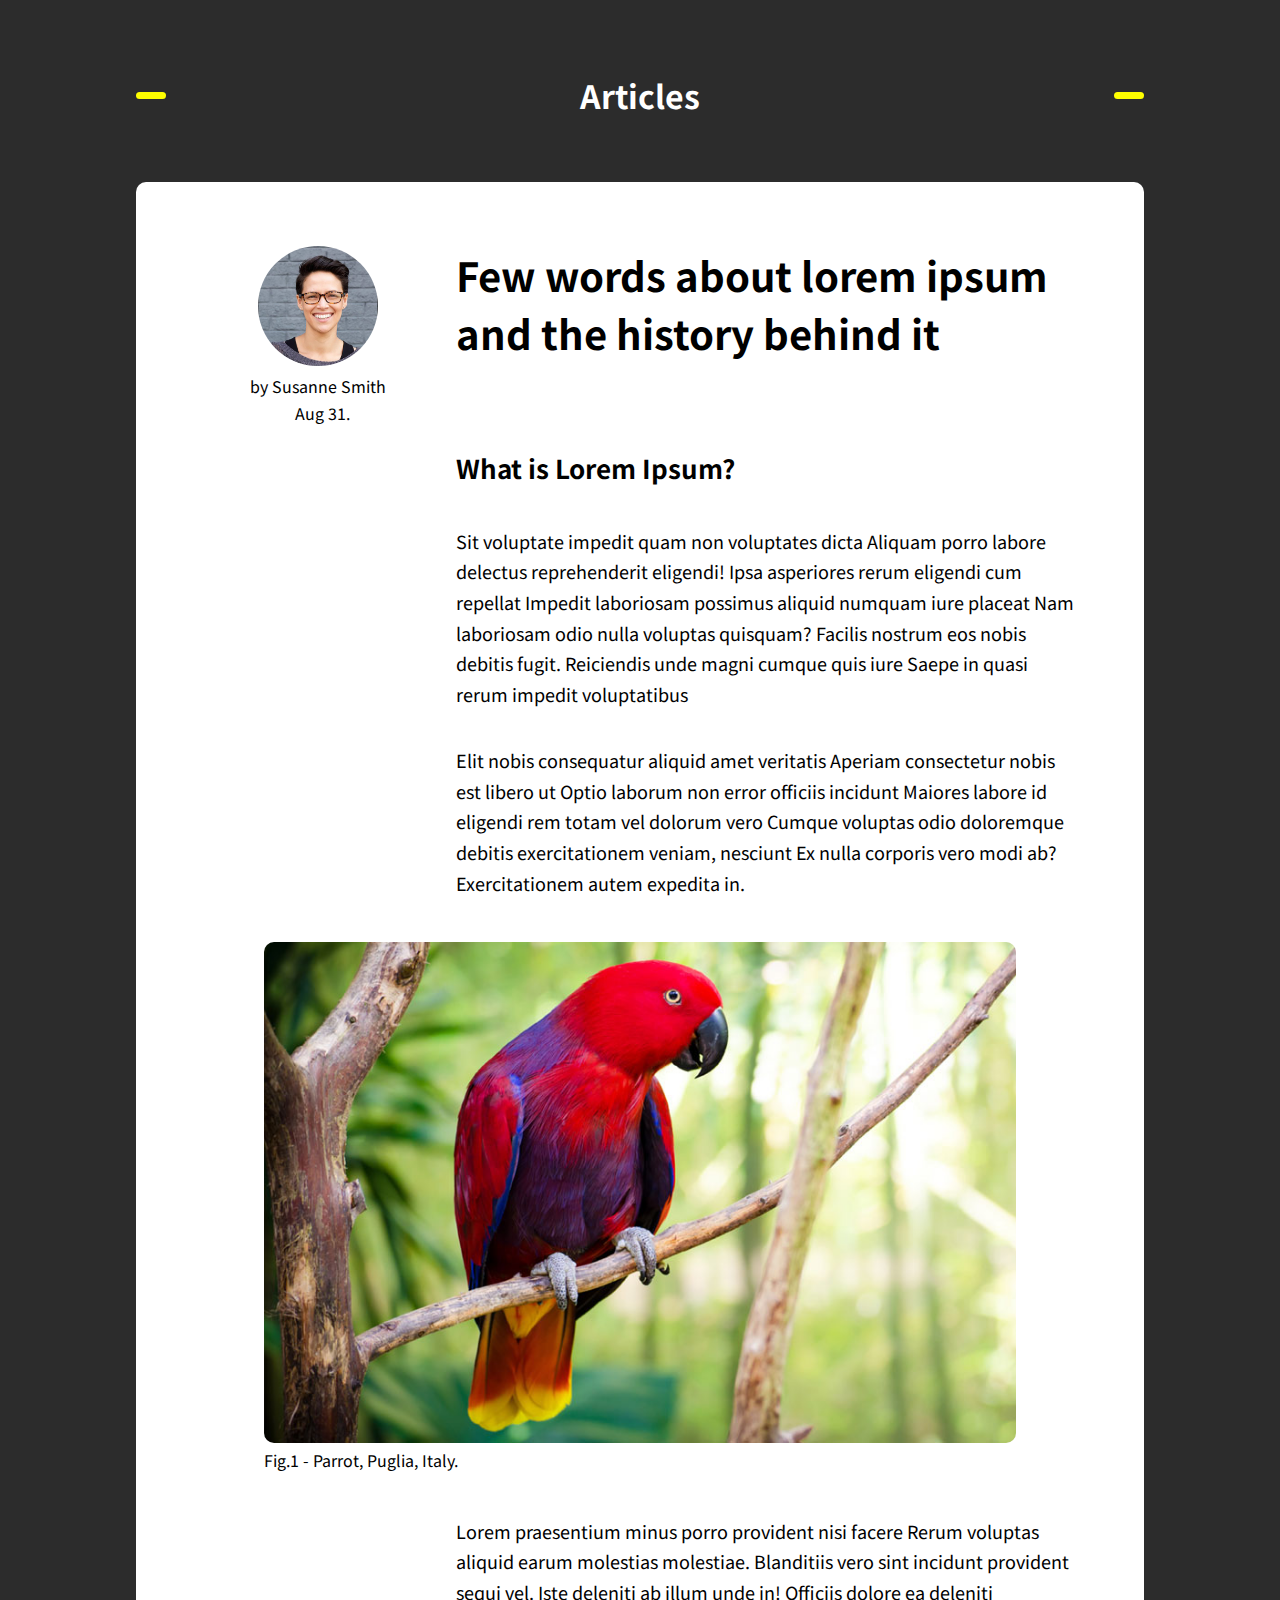
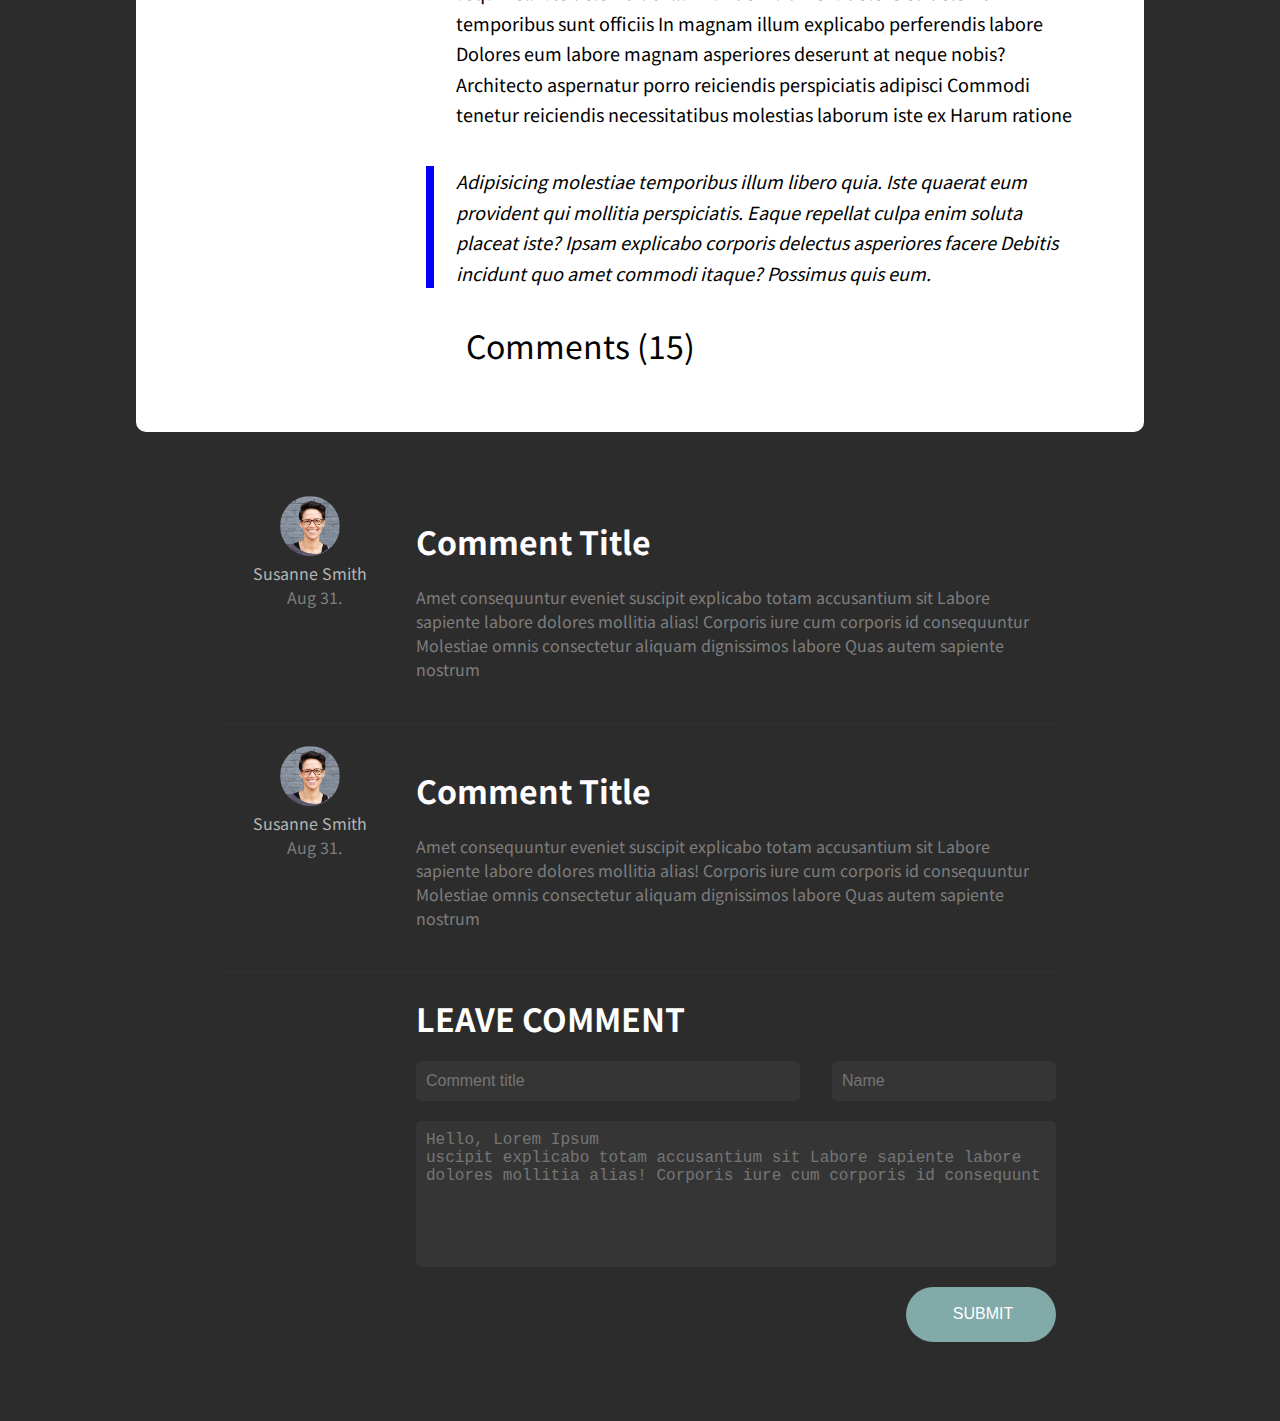
<file: blog-article/index.html>
<!DOCTYPE html>
<html lang="en">
  <head>
    <meta charset="UTF-8" />
    <meta name="viewport" content="width=device-width, initial-scale=1.0" />
    <meta http-equiv="X-UA-Compatible" content="ie=edge" />
    <meta
      name="description"
      content="Blog entries about journeys from around the world"
    />
    <meta name="author" content="John Doe" />
    <meta name="keywords" content="blog journeys things" />
    <meta name="robots" content="index" />
    <link rel="canonical" href="https://example.com/blog" />
    <link rel="stylesheet" href="./style.css" />
    <link
      href="https://fonts.googleapis.com/css?family=Noto+Sans+JP:400,700"
      rel="stylesheet"
    />
    <link
      rel="stylesheet"
      href="https://use.fontawesome.com/releases/v5.3.1/css/all.css"
      integrity="sha384-mzrmE5qonljUremFsqc01SB46JvROS7bZs3IO2EmfFsd15uHvIt+Y8vEf7N7fWAU"
      crossorigin="anonymous"
    />
    <title>My blog</title>
  </head>
  <body>
    <div class="page-header">
      <div class="dash"></div>
      <h1 class="page-title">Articles</h1>
      <div class="dash"></div>
    </div>

    <article class="main">
      <h1 class="main-title">
        Few words about lorem ipsum and the history behind it
      </h1>
      <div class="author">
        <img class="profile" src="./img/profile.jpg" alt="" />
        <div class="author-name">by Susanne Smith</div>
        <div class="date">
          <i class="far fa-calendar-alt"></i>
          <time datetime="2008-02-14 20:00">Aug 31.</time>
        </div>
      </div>
      <h2 class="subheading">What is Lorem Ipsum?</h2>
      <p>
        Sit voluptate impedit quam non voluptates dicta Aliquam porro labore
        delectus reprehenderit eligendi! Ipsa asperiores rerum eligendi cum
        repellat Impedit laboriosam possimus aliquid numquam iure placeat Nam
        laboriosam odio nulla voluptas quisquam? Facilis nostrum eos nobis
        debitis fugit. Reiciendis unde magni cumque quis iure Saepe in quasi
        rerum impedit voluptatibus
      </p>
      <p>
        Elit nobis consequatur aliquid amet veritatis Aperiam consectetur nobis
        est libero ut Optio laborum non error officiis incidunt Maiores labore
        id eligendi rem totam vel dolorum vero Cumque voluptas odio doloremque
        debitis exercitationem veniam, nesciunt Ex nulla corporis vero modi ab?
        Exercitationem autem expedita in.
      </p>
      <figure class="body-image">
        <img src="./img/electus-parrot.jpg" alt="Parrot" />
        <figcaption>Fig.1 - Parrot, Puglia, Italy.</figcaption>
      </figure>
      <p>
        Lorem praesentium minus porro provident nisi facere Rerum voluptas
        aliquid earum molestias molestiae. Blanditiis vero sint incidunt
        provident sequi vel. Iste deleniti ab illum unde in! Officiis dolore ea
        deleniti temporibus sunt officiis In magnam illum explicabo perferendis
        labore Dolores eum labore magnam asperiores deserunt at neque nobis?
        Architecto aspernatur porro reiciendis perspiciatis adipisci Commodi
        tenetur reiciendis necessitatibus molestias laborum iste ex Harum
        ratione
      </p>
      <p class="quote">
        Adipisicing molestiae temporibus illum libero quia. Iste quaerat eum
        provident qui mollitia perspiciatis. Eaque repellat culpa enim soluta
        placeat iste? Ipsam explicabo corporis delectus asperiores facere
        Debitis incidunt quo amet commodi itaque? Possimus quis eum.
      </p>

      <div class="comments-count">
        <i class="far fa-comment"></i>Comments <span>(15)</span>
      </div>
    </article>

    <section class="comment-section">
      <h2 class="offscreen">Comments</h2>
      <article class="comments">
        <div class="comment comment-row">
          <div class="author">
            <img class="profile" src="./img/profile.jpg" alt="" />
            <div class="author-name">Susanne Smith</div>
            <div class="date"><i class="far fa-calendar-alt"></i>Aug 31.</div>
          </div>
          <div class="comment-text">
            <h1 class="title">Comment Title</h1>
            <p>
              Amet consequuntur eveniet suscipit explicabo totam accusantium sit
              Labore sapiente labore dolores mollitia alias! Corporis iure cum
              corporis id consequuntur Molestiae omnis consectetur aliquam
              dignissimos labore Quas autem sapiente nostrum
            </p>
          </div>
        </div>

        <div class="comment">
          <div class="author">
            <img class="profile" src="./img/profile.jpg" alt="" />
            <div class="author-name">Susanne Smith</div>
            <div class="date"><i class="far fa-calendar-alt"></i>Aug 31.</div>
          </div>
          <div class="comment-text">
            <h1 class="title">Comment Title</h1>
            <p>
              Amet consequuntur eveniet suscipit explicabo totam accusantium sit
              Labore sapiente labore dolores mollitia alias! Corporis iure cum
              corporis id consequuntur Molestiae omnis consectetur aliquam
              dignissimos labore Quas autem sapiente nostrum
            </p>
          </div>
        </div>

        <form action="postform.php" method="post" class="comment-add">
          <div class="form-container">
            <h1 class="title">Leave Comment</h1>
            <input type="text" name="title" placeholder="Comment title" />
            <input type="text" name="name" placeholder="Name" />
            <textarea
              rows="7"
              cols="50"
              placeholder="Hello, Lorem Ipsum&#10;uscipit explicabo totam accusantium sit Labore sapiente labore dolores mollitia alias! Corporis iure cum corporis id consequunt"
            ></textarea>
            <input type="submit" />
          </div>
        </form>
      </article>
    </section>
  </body>
</html>
</file>
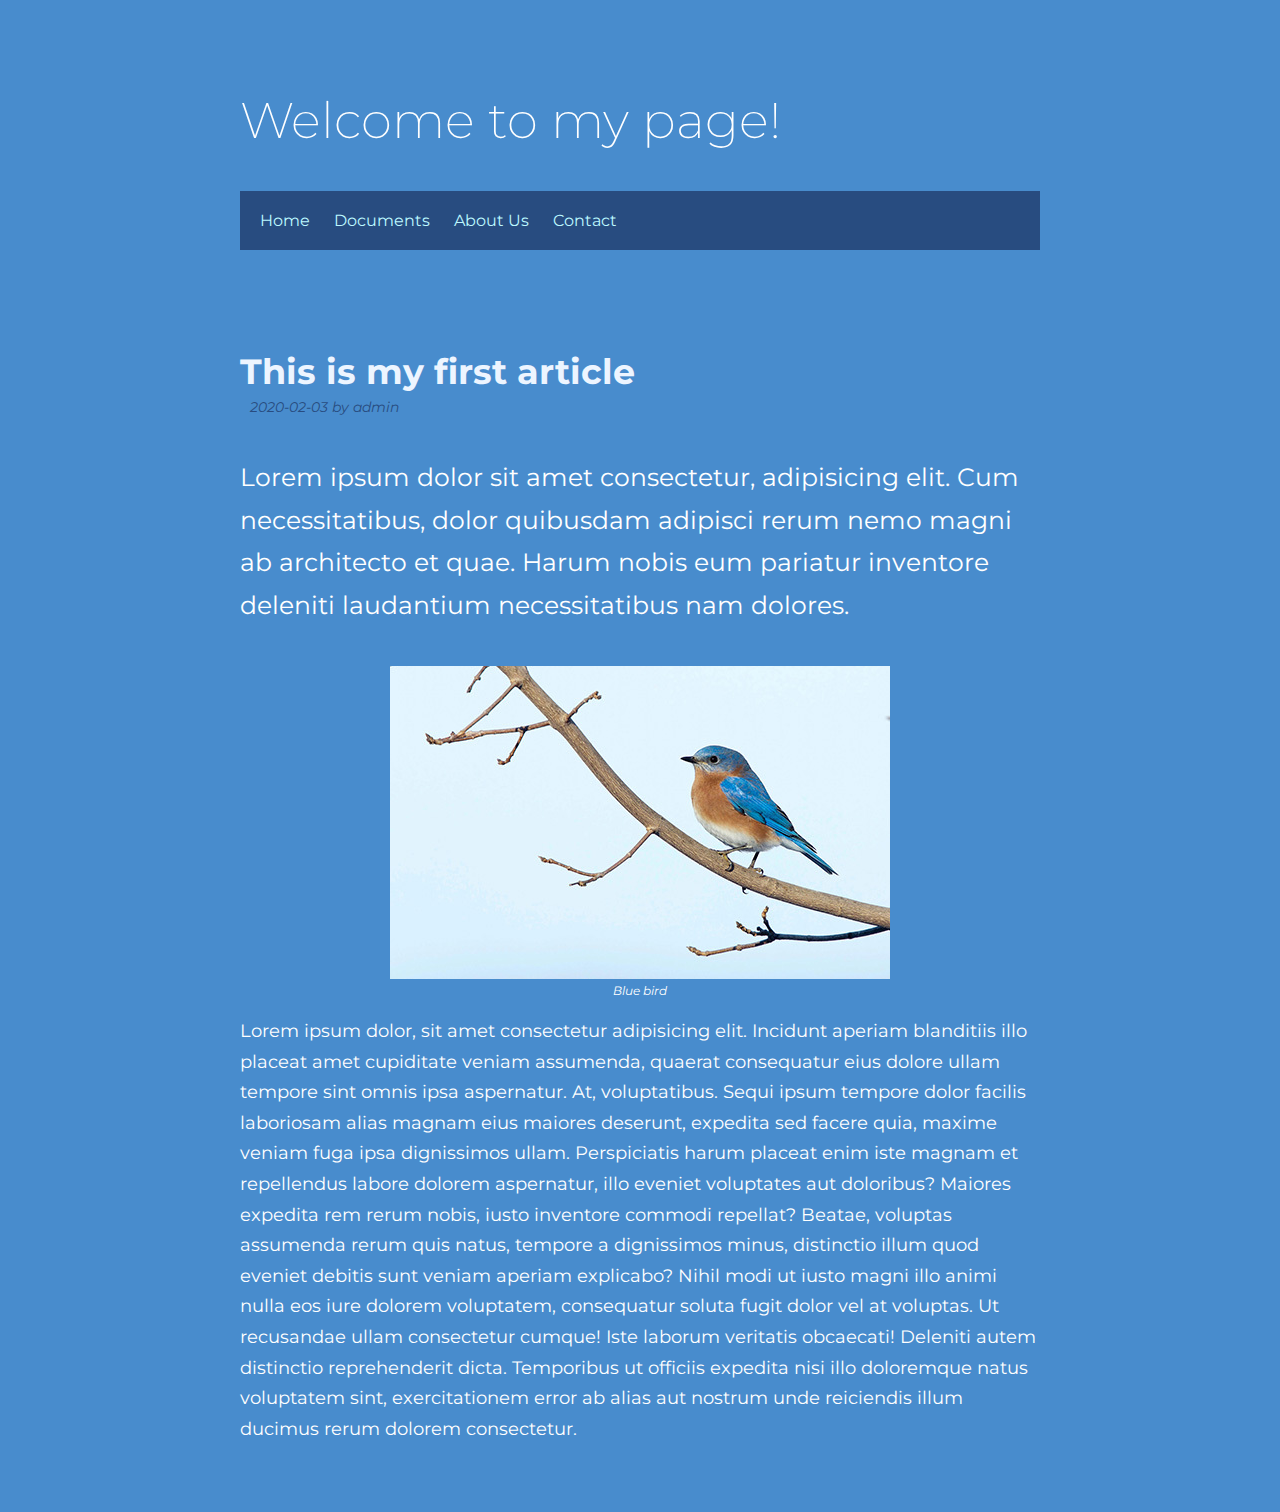
<file: elso_weboldal/index.html>
<!DOCTYPE html>
<html lang="en">

<head>
    <meta charset="UTF-8">
    <meta http-equiv="X-UA-Compatible" content="IE=edge">
    <meta name="viewport" content="width=device-width, initial-scale=1.0">
    <title>Első weboldal</title>
    <link rel="preconnect" href="https://fonts.gstatic.com">
    <link href="https://fonts.googleapis.com/css2?family=Montserrat:ital,wght@0,200;0,400;0,700;1,400&display=swap"
        rel="stylesheet">
    <link rel="stylesheet" href="./style.css">
</head>

<body>
    <header>
        <div class="page-title">Welcome to my page!</div>
        <nav>
            <ul class="main-menu">
                <li class="main-menu-item">
                    <!--a href attribútum mondja meg, hogy a link hova vigyen-->
                    <a href="#">Home</a>
                </li>
                <li class="main-menu-item">
                    <a href="#">Documents</a>
                </li>
                <li class="main-menu-item">
                    <a href="#">About Us</a>
                </li>
                <li class="main-menu-item">
                    <a href="#">Contact</a>
                </li>
            </ul>
        </nav>
    </header>
    <main class="main-content">
        <h1>This is my first article</h1>
        <div class="created-date">
            <time datetime="2020-02-03">2020-02-03</time> by admin
        </div>
        <p class="content-lead">
            <!-- lorem30 -->
            Lorem ipsum dolor sit amet consectetur, adipisicing elit. Cum necessitatibus, dolor quibusdam adipisci rerum
            nemo magni ab architecto et quae. Harum nobis eum pariatur inventore deleniti laudantium necessitatibus nam
            dolores.
        </p>
        <figure class="image-container">
            <a href="./blue_bird.jpg">
                <img src="./blue_bird_sm.jpg" alt="Image of a blue bird">
            </a>
            <figcaption>Blue bird</figcaption>
        </figure>
        <p class="content-body">
            <!-- lorem150 -->
            Lorem ipsum dolor, sit amet consectetur adipisicing elit. Incidunt aperiam blanditiis illo placeat amet
            cupiditate veniam assumenda, quaerat consequatur eius dolore ullam tempore sint omnis ipsa aspernatur. At,
            voluptatibus. Sequi ipsum tempore dolor facilis laboriosam alias magnam eius maiores deserunt, expedita sed
            facere quia, maxime veniam fuga ipsa dignissimos ullam. Perspiciatis harum placeat enim iste magnam et
            repellendus labore dolorem aspernatur, illo eveniet voluptates aut doloribus? Maiores expedita rem rerum
            nobis, iusto inventore commodi repellat? Beatae, voluptas assumenda rerum quis natus, tempore a dignissimos
            minus, distinctio illum quod eveniet debitis sunt veniam aperiam explicabo? Nihil modi ut iusto magni illo
            animi nulla eos iure dolorem voluptatem, consequatur soluta fugit dolor vel at voluptas. Ut recusandae ullam
            consectetur cumque! Iste laborum veritatis obcaecati! Deleniti autem distinctio reprehenderit dicta.
            Temporibus ut officiis expedita nisi illo doloremque natus voluptatem sint, exercitationem error ab alias
            aut nostrum unde reiciendis illum ducimus rerum dolorem consectetur.
        </p>
    </main>

</body>

</html>
</file>
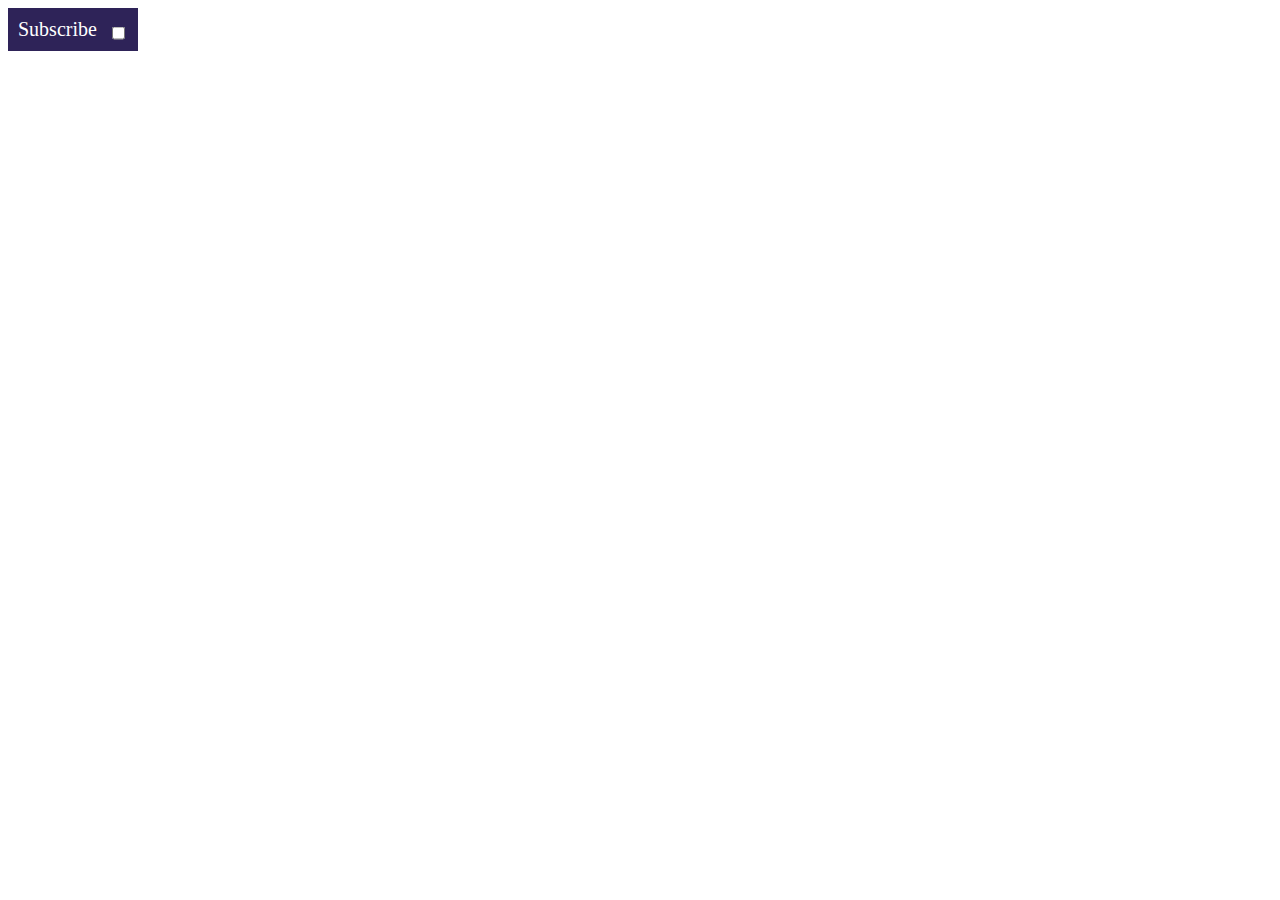
<file: ui_examples_start/2/start/index.html>
<!DOCTYPE html>
<html lang="en">
<head>
    <meta charset="UTF-8">
    <link rel="stylesheet" href="./style.css">
    <title>Title</title>
</head>
<body>
<form class="custom">
    <div class="js-form-item form-item js-form-type-checkbox form-item-subscribe js-form-item-subscribe">
        <input type="checkbox" id="edit-subscribe" name="subscribe" value="1" class="form-checkbox">
        <label for="edit-subscribe" class="option">Subscribe</label> 
    </div>
</form>
</body>
</html>
</file>
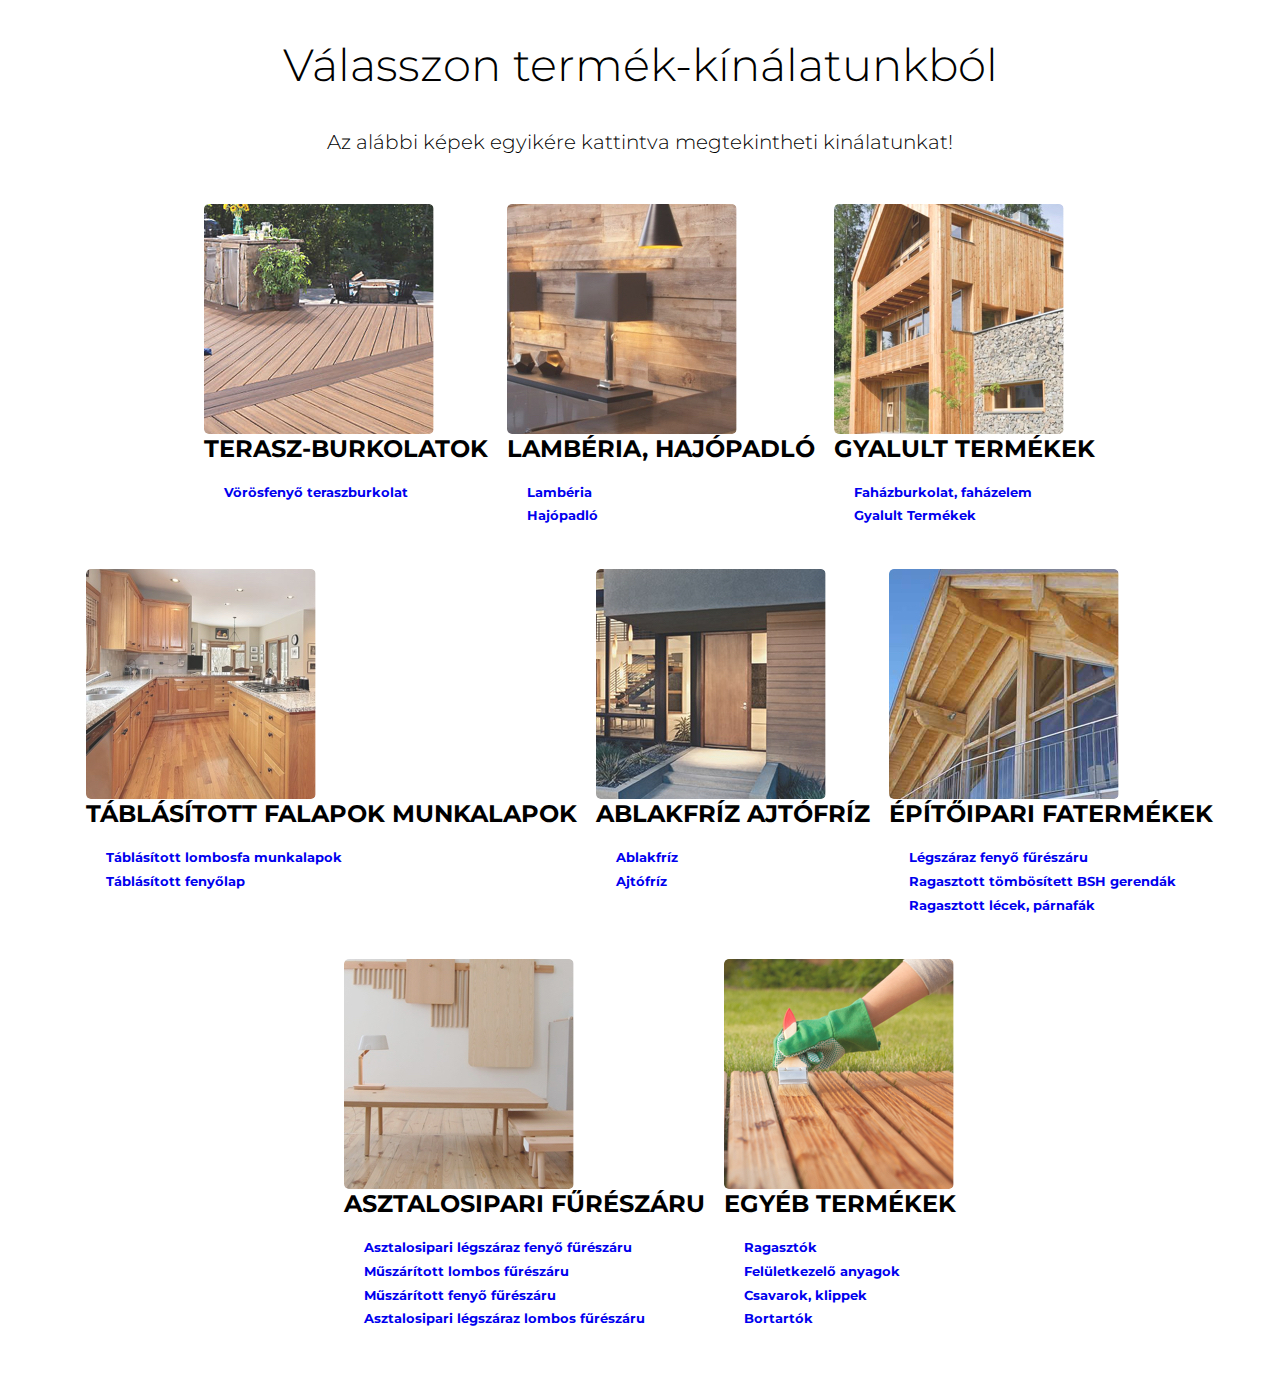
<file: ui_examples_start/4/start/index.html>
<!DOCTYPE html>
<html lang="en">
  <head>
    <meta charset="UTF-8" />
    <link
      href="https://fonts.googleapis.com/css?family=Montserrat:300,700"
      rel="stylesheet"
    />
    <meta name="viewport" content="width=device-width, initial-scale=1.0" />
    <title>Document</title>
    <link rel="stylesheet" href="./style.css" />
    <script
      src="https://code.jquery.com/jquery-3.6.0.min.js"
      integrity="sha256-/xUj+3OJU5yExlq6GSYGSHk7tPXikynS7ogEvDej/m4="
      crossorigin="anonymous"
    ></script>
  </head>
  <body>
    <h2 class="view-title">Válasszon termék-kínálatunkból</h2>
    <h3 class="view-header">
      Az alábbi képek egyikére kattintva megtekintheti kinálatunkat!
    </h3>
    <div class="view-content">
      <div class="category-box">
        <div class="category-img">
          <img src="./img/terasz.jpg" alt="" />
        </div>
        <div class="category-title">Terasz-burkolatok</div>
        <div class="sub-categories">
          <a href="#">Vörösfenyő teraszburkolat</a>
        </div>
      </div>
      <div class="category-box">
        <div class="category-img">
          <img src="./img/lamberia.jpg" alt="" />
        </div>
        <div class="category-title">Lambéria, hajópadló</div>
        <div class="sub-categories">
          <a href="#">Lambéria</a>
          <a href="#">Hajópadló</a>
        </div>
      </div>
      <div class="category-box">
        <div class="category-img">
          <img src="./img/112848165.jpg" alt="" />
        </div>
        <div class="category-title">Gyalult termékek</div>
        <div class="sub-categories">
          <a href="#">Faházburkolat, faházelem</a>
          <a href="#">Gyalult Termékek</a>
        </div>
      </div>
      <div class="category-box">
        <div class="category-img">
          <img src="./img/tablasitott.jpg" alt="" />
        </div>
        <div class="category-title">Táblásított falapok munkalapok</div>
        <div class="sub-categories">
          <a href="#">Táblásított lombosfa munkalapok</a>
          <a href="#">Táblásított fenyőlap</a>
        </div>
      </div>
      <div class="category-box">
        <div class="category-img">
          <img src="./img/Contemporary_tablet.jpg" alt="" />
        </div>
        <div class="category-title">Ablakfríz Ajtófríz</div>
        <div class="sub-categories">
          <a href="#">Ablakfríz</a>
          <a href="#">Ajtófríz</a>
        </div>
      </div>
      <div class="category-box">
        <div class="category-img">
          <img src="./img/Roof-Type-03.jpg" alt="" />
        </div>
        <div class="category-title">Építőipari Fatermékek</div>
        <div class="sub-categories">
          <a href="#">Légszáraz fenyő fűrészáru</a>
          <a href="#">Ragasztott tömbösített BSH gerendák</a>
          <a href="#">Ragasztott lécek, párnafák</a>
        </div>
      </div>
      <div class="category-box">
        <div class="category-img">
          <img src="./img/epitoipari.jpg" alt="" />
        </div>
        <div class="category-title">Asztalosipari Fűrészáru</div>
        <div class="sub-categories">
          <a href="#">Asztalosipari légszáraz fenyő fűrészáru</a>
          <a href="#">Műszárított lombos fűrészáru</a>
          <a href="#">Műszárított fenyő fűrészáru</a>
          <a href="#">Asztalosipari légszáraz lombos fűrészáru</a>
        </div>
      </div>
      <div class="category-box">
        <div class="category-img">
          <img src="./img/egyeb_termekek.jpg" alt="" />
        </div>
        <div class="category-title">Egyéb Termékek</div>
        <div class="sub-categories">
          <a href="#">Ragasztók</a>
          <a href="#">Felületkezelő anyagok</a>
          <a href="#">Csavarok, klippek</a>
          <a href="#">Bortartók</a>
        </div>
      </div>
    </div>
    <script src="./app.js"></script>
  </body>
</html>
</file>
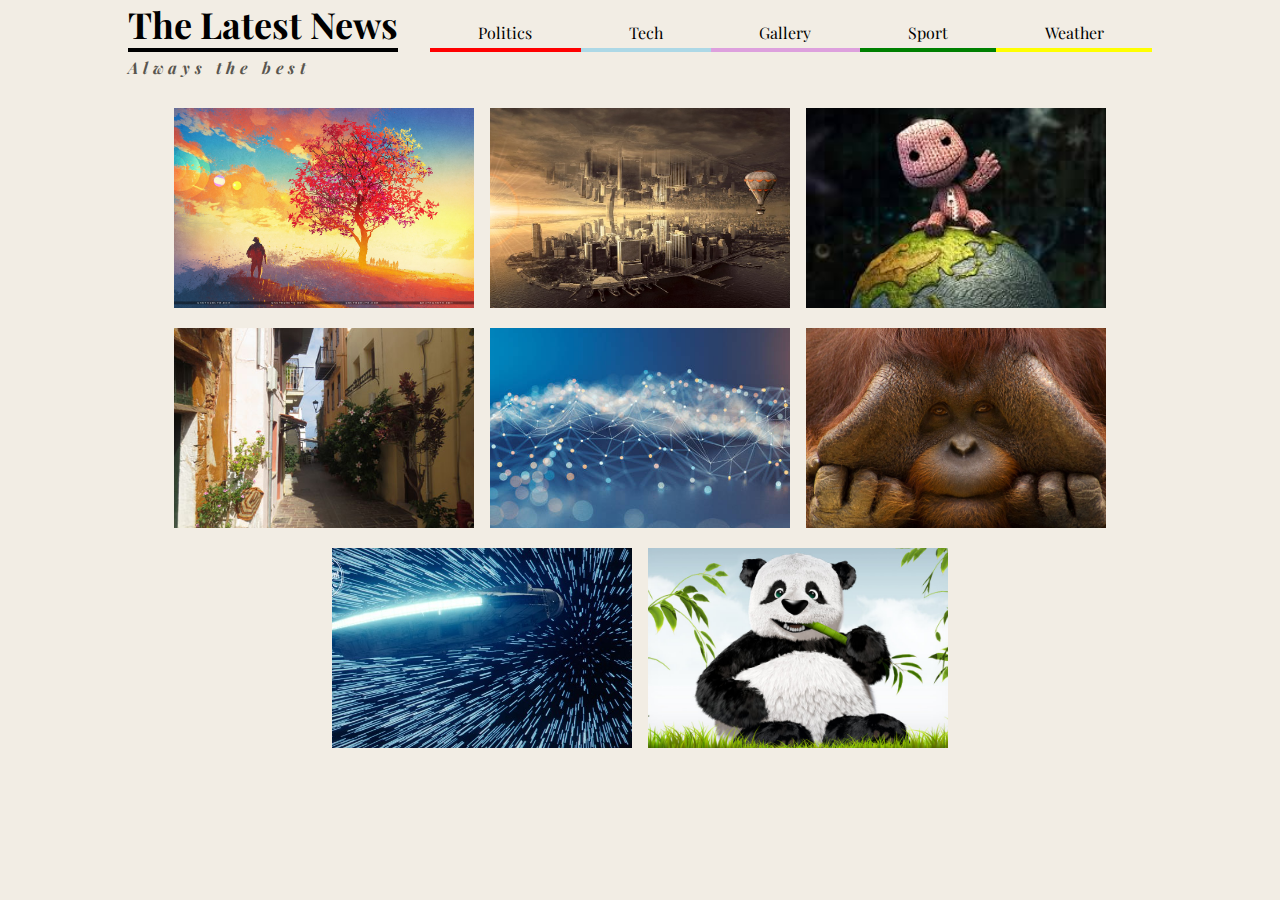
<file: news_template/gallery.html>
<!DOCTYPE html>
<html lang="en">

<head>
    <meta charset="UTF-8">
    <meta http-equiv="X-UA-Compatible" content="IE=edge">
    <meta name="viewport" content="width=device-width, initial-scale=1.0">
    <link href="https://fonts.googleapis.com/css?family=Playfair+Display:400,700" rel="stylesheet" />
    <link href="https://fonts.googleapis.com/css?family=Merriweather" rel="stylesheet" />
    <link rel="stylesheet" href="https://use.fontawesome.com/releases/v5.6.3/css/all.css"
        integrity="sha384-UHRtZLI+pbxtHCWp1t77Bi1L4ZtiqrqD80Kn4Z8NTSRyMA2Fd33n5dQ8lWUE00s/" crossorigin="anonymous" />
    <script src="https://rawcdn.githack.com/nextapps-de/spotlight/0.6.3/dist/spotlight.bundle.js"></script>
    <link rel="stylesheet" href="./style.css">
    <title>The News</title>
</head>

<body>
    <header>

        <input type="checkbox" id="toggle" class="menu-checkbox">
        <label for="toggle" class="toggle-label"><i class="fas fa-bars"></i></label>

        <!-- .logo>h1{The Latest News}+h2{Always the best} -->
        <div class="logo">
            <h1>The Latest News</h1>
            <h2>Always the best</h2>
        </div>
        <!-- nav.menu-container>ul.menu>(li.menu-item>a[href="#"])*5 -->
        <nav class="menu-container">
            <ul class="menu">
                <li class="menu-item"><a href="./index.html">Politics</a></li>
                <li class="menu-item"><a href="#">Tech</a></li>
                <li class="menu-item"><a href="./gallery.html">Gallery</a></li>
                <li class="menu-item"><a href="#">Sport</a></li>
                <li class="menu-item"><a href="#">Weather</a></li>
            </ul>
        </nav>
    </header>
    <main>
        <div class="gallery">
            <a class="gallery-item spotlight" href="./gallery-images/1.jpg">
                <img src="./gallery-images/1.jpg" alt="" />
            </a>
            <a class="gallery-item spotlight" href="./gallery-images/2.jpg">
                <img src="./gallery-images/2.jpg" alt="" />
            </a>
            <a class="gallery-item spotlight" href="./gallery-images/3.jpeg">
                <img src="./gallery-images/3.jpeg" alt="" />
            </a>
            <a class="gallery-item spotlight" href="./gallery-images/4.jpg">
                <img src="./gallery-images/4.jpg" alt="" />
            </a>
            <a class="gallery-item spotlight" href="./gallery-images/5.jpg">
                <img src="./gallery-images/5.jpg" alt="" />
            </a>
            <a class="gallery-item spotlight" href="./gallery-images/6.jpg">
                <img src="./gallery-images/6.jpg" alt="" />
            </a>
            <a class="gallery-item spotlight" href="./gallery-images/7.jpg">
                <img src="./gallery-images/7.jpg" alt="" />
            </a>
            <a class="gallery-item spotlight" href="./gallery-images/8.jpg">
                <img src="./gallery-images/8.jpg" alt="" />
            </a>
        </div>


    </main>

</body>

</html>
</file>
<file: blog-article/style.css>
.offscreen {
  clip-path: inset(100%);
  clip: rect(1px 1px 1px 1px); /* IE 6/7 */
  clip: rect(1px, 1px, 1px, 1px);
  height: 1px;
  overflow: hidden;
  position: absolute;
  white-space: nowrap; /* added line */
  width: 1px;
}

body {
  padding: 5vw 10vw;
  background-color: #2c2c2c;
  font-family: 'Noto Sans JP', sans-serif;
}

/* --------------------------------  header is simple flex --------------------------------- */

.page-header {
  margin-bottom: 5vw;
  display: flex;
  align-items: center;
  justify-content: space-between;
}

.dash {
  background-color: yellow;
  height: 7px;
  width: 30px;
  border-radius: 5px;
}

.page-title {
  margin: 0;
  color: white;
}

/* --------------------------------  main is grid  --------------------------------- */
.main {
  background-color: #fff;
  border-radius: 10px;
  padding: 5vw;
  margin-bottom: 5vw;
  display: grid;
  grid-template-columns: [sidebar] 20vw [content-start] auto [content-end];
}

.author {
  text-align: center;
  margin-right: 20px;
  grid-column-start: sidebar;
  grid-column-end: content-start;
}

.main .author {
  line-height: 1.7;
  grid-row-start: 1;
}

.author i {
  margin: 4px;
}

.profile {
  border-radius: 100%;
  width: 120px;
  height: 120px;
}

.main-title {
  font-size: 40px;
  margin: 0;
}

.comments-count {
  margin-top: 1rem;
  font-size: 2rem;
}

.main-title,
.subheading,
.main p,
.main .comments-count {
  grid-column-start: content-start;
  grid-column-end: content-end;
}

.subheading {
  font-size: 26px;
}

.main p {
  font-size: 18px;
  line-height: 1.7;
}

.body-image {
  margin: 0;
  padding: 2vw 5vw;
  grid-column-start: sidebar;
  grid-column-end: content-end;
}

.body-image img {
  width: 100%;
  border-radius: 10px;
}

.quote {
  font-style: italic;
  position: relative;
}

.quote::before {
  position: absolute;
  width: 8px;
  height: 100%;
  background-color: blue;
  content: "";
  left: -30px;
}

/* --------------------------------  comment section is grid  --------------------------------- */

.comments {
  display: flex;
  flex-direction: column;
  align-items: center;
}

.comment,
.comment-add {
  display: grid;
  grid-template-columns: [sidebar] 15vw [content-start] 50vw [content-end];
}

.comment {
  margin-bottom: 1.7vw;
  color: #7e7e7e;
  border-bottom: 1px solid #333;
  padding-bottom: 2vw;
}

.comment:last-child {
  border-bottom: none;
}

.comments-count .fa-comment {
  padding-right: 10px;
}

.comment .author i {
  margin: 4px;
}

.comment .profile {
  width: 60px;
  height: 60px;
}

.comment .title {
  color: #fffdff;
}

.comment .author-name {
  color: #b4b6b3;
}

/* --------------------------------  comment form is grid  --------------------------------- */

.form-container {
  grid-column: content-start / content-end;

  /* another grid inside the grid */
  display: grid;
  grid-template-columns: 60% 35%;
  grid-column-gap: 5%;
  grid-row-gap: 20px;
}

input[type="text"],
textarea {
  box-sizing: border-box;
}

.form-container .title,
.form-container textarea {
  grid-column: 1 / 3;
}

.form-container .title {
  color: white;
  margin: 0;
  text-transform: uppercase;
}

/* by default title and name goes to the the right place, but we can be explicit */
input[name="title"] {
  grid-column: 1 / 2;
}

input[name="name"] {
  grid-column: 2 / 3;
}

.form-container input[type="submit"] {
  grid-column: 2 / 3;
  justify-self: end;
  width: 150px;
  height: 55px;
  background-color: #81aaa9;
  color: white;
  text-transform: uppercase;
  border-radius: 50px;
  cursor: pointer;
  -webkit-appearance: none;
}

.form-container input,
.form-container textarea {
  width: 100%;
  background-color: #353536;
  color: white;
  border-radius: 5px;
  border-width: 0;
  font-size: 16px;
  padding-left: 10px;
}

.form-container input {
  height: 40px;
}

.form-container textarea {
  resize: none;
  padding: 10px;
}

.form-container input:focus,
.form-container textarea:focus {
  outline: none;
}

/* -------------------- RESPONSIVE ----------------- */

/* @media (max-width: 980px) and (min-width: 321px) { */
@media (max-width: 980px) {
  body {
    padding: 3vw 5vw;
  }

  .main-title,
  .subheading,
  .main p,
  .main .comments-count,
  .main .author,
  .comment,
  .form-container,
  .comment .author,
  .comment-text {
    grid-column: sidebar / content-end;
  }

  .main .author {
    text-align: center;
    margin-right: 20px;
    margin-top: 20px;
    line-height: 1.7;
  }

  .main .author i {
    margin: 10px;
  }

  .main .profile {
    border-radius: 100%;
    width: 70px;
    height: 70px;
    float: left;
    margin-right: 20px;
  }

  .main .author-name,
  .main .date {
    text-align: left;
  }

  .comment {
    padding: 0 9vw;
  }

  .comment .profile {
    display: none;
  }

  .comment .author {
    text-align: left;
  }
}
</file>
<file: elso_weboldal/style.css>
body {
    background-color: #488ccd;
    font-family: 'Montserrat', sans-serif;
    width: 800px;
    color: white;
    /* alul fölül 0 a margó, jobbra balra pedig automatikus */
    margin: 0 auto;
    /*padding: belső margó, befelé tolja a tartalmat, 
     *körbe 50 pixel */
    padding: 50px;
}

.page-title {
    font-size: 50px;
    font-weight: 200;
    margin-top: 40px;
    margin-bottom: 40px;
}

.main-menu {
    background-color: #284c80;
    padding: 0;
}

.main-menu-item {
    display: inline-block;
}

/*a .mainmenu-item-en belüli a tag */
.main-menu-item a {
    text-decoration: none;
    margin-left: 20px;
    padding: 20px 0;
    color: rgb(188,248,255);
    display: block;
}

/*hover: ha a menüpont fölé visszük az egeret*/
.main-menu-item a:hover {
    color: white;
    text-decoration: underline;
    cursor: pointer;
}

.image-container {
    /*minden ebben az elemben lévő inline elemet középre igazít */
    text-align: center;
}

figcaption {
    font-size: 12px;
    font-style: italic;
}

h1 {
    font-size: 35px;
    color: rgb(237,245,255);
    margin-bottom: 5px;
    margin-top: 100px;
}

.created-date {
    margin-bottom: 40px;
    font-style: italic;
    color: #284c80;
    font-size: 14px;
    margin-left: 10px;
}

/*egyszerre két elemet választunk ki */
.content-lead,
.content-body {
    line-height: 1.7;
}

.content-lead {
    font-size: 25px;
    margin-bottom: 40px;
}

.content-body {
    font-size: 18px;
}
</file>
<file: ui_examples_start/2/start/style.css>
.no-selection {
  user-select: none;
  -webkit-user-select: none; /* webkit (safari, chrome) browsers */
  -moz-user-select: none; /* mozilla browsers */
  -khtml-user-select: none; /* webkit (konqueror) browsers */
  -ms-user-select: none; /* IE10+ */
}

* {
  box-sizing: border-box;
}

*::before,
*::after {
  box-sizing: border-box;
}

.js-form-type-checkbox {
  width: 130px;
  position: relative;
  color: white;
  background: #2e2358;
  font-size: 20px;
  padding: 10px;
}

input,
label {
  cursor: pointer;
}

input {
  position: absolute;
  right: 10px;
  top: 50%;
  transform: translateY(-50%);

  /* TODO hide the original checkbox as we dont need it  */
}

/* before is the tick, after is the box */
[type="checkbox"] + label::before,
[type="checkbox"] + label::after {
  content: '';
  position: absolute;
  border-radius: 2px;

  /* https://stackoverflow.com/questions/40530101/why-is-translatey-50-needed-to-center-an-element-which-is-at-top-50  */
  top: 50%;
  transform: translateY(-50%);
  right: 10px;
  transition: 0.2s;
}

/* TODO if the box is not checked just display it with border  */
[type="checkbox"]:not(:checked) + label::after {
}

/* TODO if the box is checked display it with border and background  */
[type="checkbox"]:checked + label::after {
}

/* TODO if the box is checked, display the tick which is created with border */
[type="checkbox"]:checked + label::before {
  transform: rotateZ(37deg);

  /* rotation pivot point  */
  transform-origin: 100% 100%;
  border-top: 2px solid transparent;
  border-left: 2px solid transparent;
  border-right: 2px solid #fff;
  border-bottom: 2px solid #fff;
}
</file>
<file: ui_examples_start/4/start/style.css>
html {
  font-family: 'Montserrat', sans-serif;
}

/* need to switch to border box to make things easier */
* {
  box-sizing: border-box;
}

*::before,
*::after,
*:hover {
  box-sizing: border-box;
}

.view-title,
.view-header {
  text-align: center;
  font-weight: 300;
}

.view-title {
  font-size: 45px;
}

.view-header {
  font-size: 20px;
  margin-bottom: 30px;
}

.view-content {
  padding-top: 20px;

  /* main boxes should be flex */
  display: flex;
  flex-wrap: wrap;
  justify-content: center;
  max-width: 1200px;
  margin: 0 auto;
}

/* position everything relative to the category-box */
.category-box {
  position: relative;
  transition: transform 0.2s ease-in-out;
  margin-left: 1.5vw;
  margin-bottom: 1.5vw;
}

/* TODO position inner title inside image boxes  */
.category-title {
  /* color: #fff; */
  font-size: 24px;
  font-weight: bold;
  line-height: 29px;
  text-transform: uppercase;
  text-align: left;

  /* TODO category text dissapears on hover,
  has to have an initial value for transitions */
}

/* TODO position inner content inside image boxes  */
.sub-categories {
  font-size: 16px;
  line-height: 19px;

  /* color: #fff; */
  font-weight: bold;
  padding: 20px 20px;

  /* TODO need initial opacity value for transitions */
}

/* styling for links inside boxes */
.sub-categories a {
  text-decoration: none;
  display: block;
  margin-bottom: 0.3rem;
  font-size: 13px;

  /* color: #fff; */
}

/* TODO POSITION the red border on hover  */
.category-box::after {
  content: "";

  /* TODO make the border appear by uncommenting the following line */

  /* border: 13px solid #cc424c; */
  border-radius: 5px;
  z-index: -1;
  transition: top 0.2s ease-in-out, left 0.2s ease-in-out;
}

.category-img img {
  /* http://loopj.com/2008/06/16/removing-gaps-under-images-in-css/ */
  display: block;
  border-radius: 5px;
}

/* TODO POSITION darken overlay on category image (red only comes on hover...) */
.category-img::after {
  content: "";
  background: rgba(0, 0, 0, 0.3);
  border-radius: 5px;
  transition: all 0.2s ease-in-out;
}

/* shift the red border on hover
 active and focus are added so hover works on touch as well */
.category-box:hover::after,
.category-box:focus::after {
  top: -22px;
  left: -22px;
}

/* TODO scale category-box content on hover */
.category-box:hover,
.category-box:focus {
  background: #cc424c;
}

/* add red background on hover */
.category-box:hover .category-img::after,
.category-box:focus .category-img::after {
  background: rgba(181, 41, 51, 0.5);
}

.sub-categories a:hover,
.sub-categories a:focus {
  text-decoration: underline;
}

/* TODO inside boxes title is hidden on hover */
.category-box:hover .category-title,
.category-box:focus .category-title {
}

/* TODO display content inside boxes on hover  */
.category-box:hover .sub-categories,
.category-box:focus .sub-categories {
}

@media (max-width: 580px) {
  .view-title {
    font-size: 30px;
  }
}

.js-hidden {
  display: none;
}
</file>
<file: news_template/style.css>
.clearfix::after {
  content: "";
  clear: both;
  display: table;
}

body {
    font-family: 'Playfair Display', serif;
    background-color: rgb(242, 237, 228);
    margin: 0;
  }

  header,
  main {
      /* vw: viewport width a böngésző szélességéhez képest 80 egység */
      /* vh: viewport height: a böngésző magasságához képest... */
      width: 80vw;
      margin: 0 auto;
  }

  header {
      /* mostantól ez az elem flex konténer, a közvetlen gyerekei pedig flex itemek */
      display: flex;
  }

  /* 1rem = 16px */
  .logo {
    margin-right: 2rem;
    margin-bottom: 2rem;
  }
  .logo > h1 {
    font-size: 2.25rem;
    margin: 0;
    padding: 0;
    border-bottom: 4px solid black;
  }
  .logo > h2 {
    font-size: 1rem;
    padding: 0;
    margin: 1rem 0 0 0;
    font-style: italic;
    line-height: 0;
    color: rgba(90, 86, 79, 1);
    letter-spacing: 0.3rem;
  }

.menu-checkbox,
.toggle-label {
  display: none;
}

  .menu-container {
      /* az elem szélessége legyen akkora amekkora csak lehet */
    flex-grow: 1;
}
  
  .menu {
      display: flex;
      list-style: none;
      padding: 0;
  }
  
 .menu-item {
     flex-grow: 1;
 }
  
 .menu-item:nth-child(1) {
    border-bottom: 4px solid red;
  }
  .menu-item:nth-child(2) {
    border-bottom: 4px solid lightblue;
  }
  .menu-item:nth-child(3) {
    border-bottom: 4px solid plum;
  }
  .menu-item:nth-child(4) {
    border-bottom: 4px solid green;
  }
  .menu-item:nth-child(5) {
    border-bottom: 4px solid yellow;
  }
  
  .menu-item a {
      text-decoration: none;
      color: black;
      /* a magasság inline elemeken nem érvényes */
      height: 2rem;
      /* ez az elem már nem inline elem, hanem flex konténer */
      display: flex;
      /* a flex item-ek itt , a menüpontban lévő karakterek */
      /* függőleges középreigazítás */
      align-items: center;
      /* vízszintes középre igazítás */
      justify-content: center;
   }
  
  .menu-item:hover {
    border-bottom: 4px solid transparent;
    background-color: rgba(189, 198, 233, 0.56);
  }
  
  .main-article {
    position: relative;
  }
  /* 1rem=16px */
.main-article-image-container {
  height: 40vw;
  overflow: hidden;
}

.main-article-image {
    width: 100%;
  }
  
  .main-article-text {
    font-family: 'Merriweather', serif;
    padding: 1rem;
    background-color: rgba(0, 0, 0, 0.767);
    position: absolute;
    bottom: 1rem;
    left: 1rem;
  }

  .main-article-text > h1 {
    font-size: 3rem;
    color: white;
    margin-bottom: 0;
  }
  .main-article-text > h2 {
    font-size: 1rem;
    color: white;
    line-height: 1.6rem;
  }
  .tag {
    color: white;
    padding: 5px;
    text-decoration: none;
  }
  .tag i {
    padding: 5px;
  }
  .tag-politics {
    background-color: red;
  }

  .continue-to-article {
background-color: blue;
color: white;
font-style: italic;
font-size: 1rem;
padding: 7px;
text-decoration: none;
float: right;
  }

  .continue-to-article i {
    padding-left: 0.8rem;
  }

  .gallery {
    display: flex;
    justify-content: center;
    flex-wrap: wrap;
  }

.gallery-item {
  margin: 0.5rem;
}

  .gallery-item img {
    width: 300px;
    height: 200px;
    /* gondoskodik róla, hogy a kép ne torzuljon, középre igazítja a képet */
    object-fit: cover;
  }

  /* max-width: 960px: 960px alatt
  min-widt: 960px: 960px fölött
  900 és 600 px között: @media(max-width: 960px) and (min-width: 600px) */
 
  @media (max-width: 960px) {
    header {
      flex-direction: column;
    }
    .logo {
      margin-right: 0;
    }
  }

  @media (max-width: 900px) {
    .main-article-text {
      position: static;
    }
  }

  @media (max-width: 700px) {

    header {
      margin-top: 2rem;
    }
    .logo {
      width: 80%;
    }

    .toggle-label {
      display: block;
      font-size: 2rem;
      cursor: pointer;
      margin-left: auto;
      /* lefelé mozdítja az elemet a negatív margin bottom */
      margin-bottom: -65px;
    }

    .menu-checkbox:checked ~ .menu-container {
      display: block;
    }
    
    .menu-container {
      display: none;
    }

    .menu {
      flex-direction: column;
    }
  
    .menu-item a {
      height: 3rem;
    }

    .main-article-text > h1 {
      font-size: 1.6rem;
    }
  }
</file>
